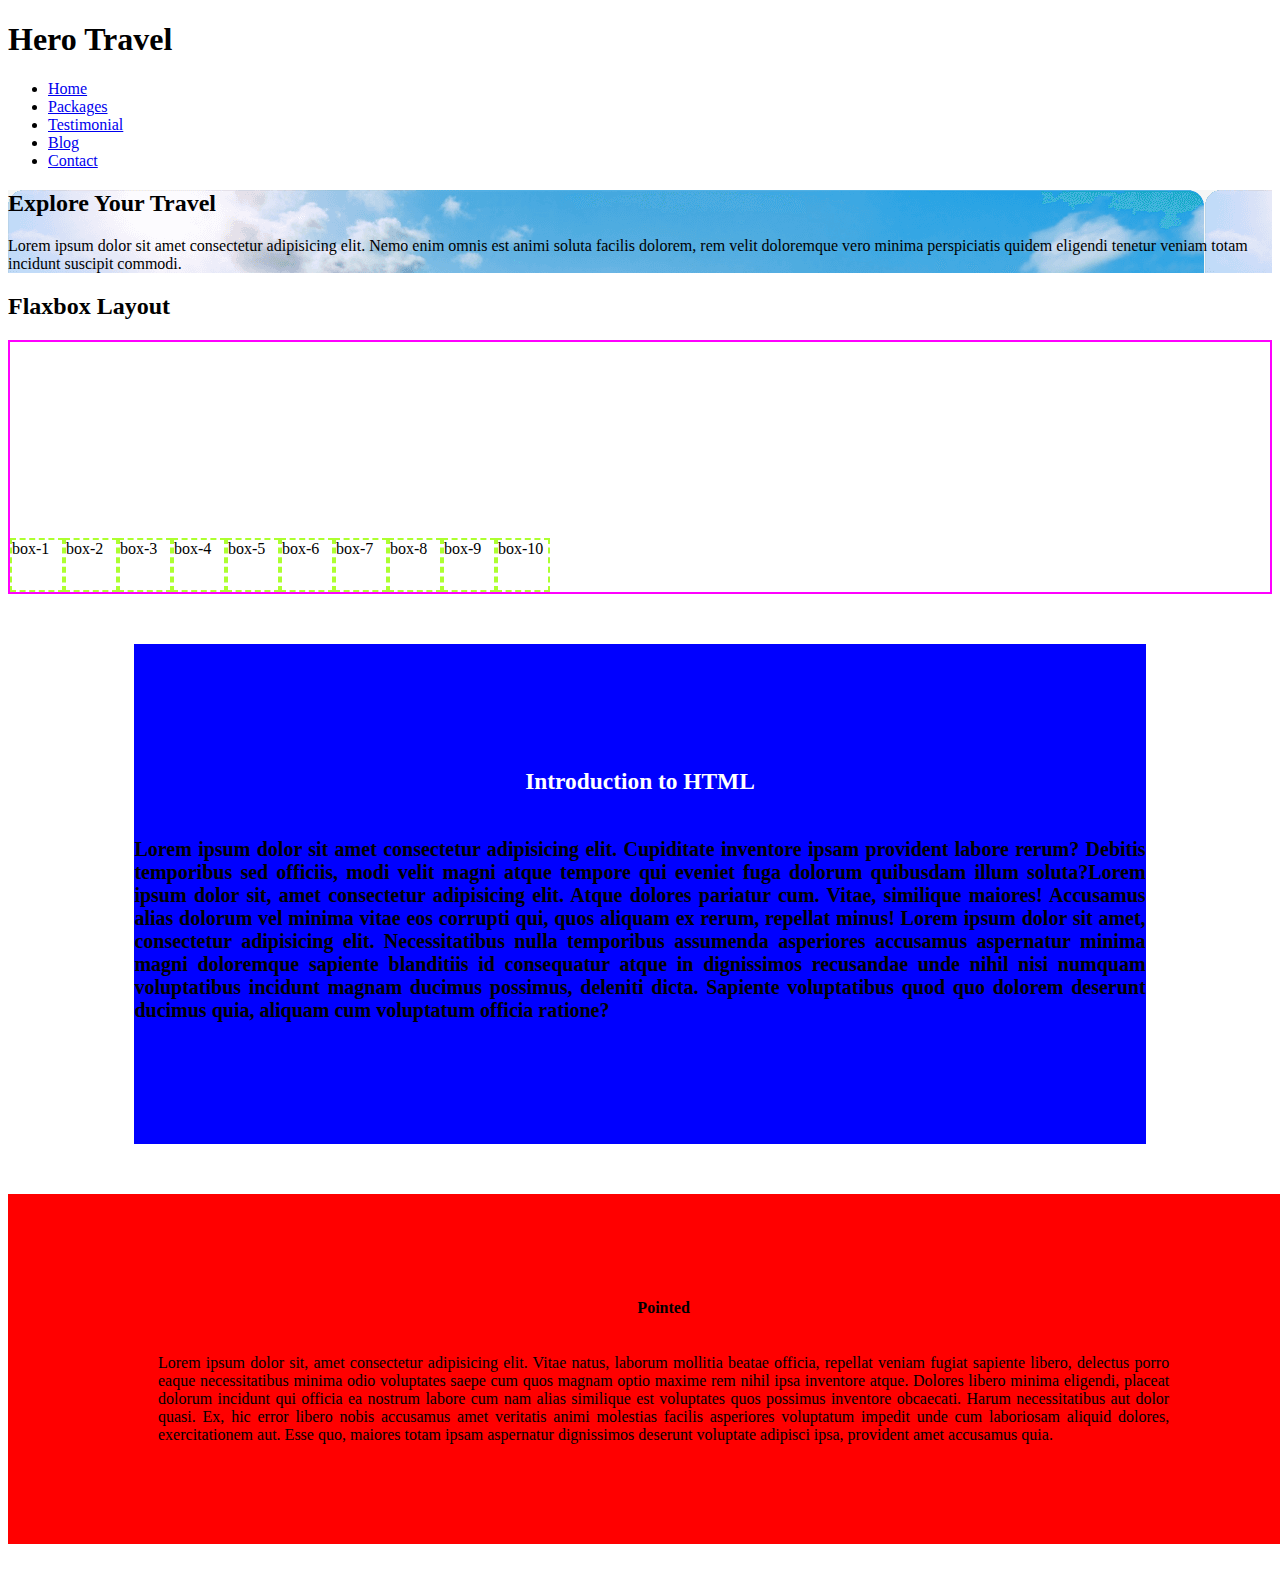
<file: Index.html>
<!DOCTYPE html>
<html lang="en">
<head>
    <meta charset="UTF-8">
    <meta name="viewport" content="width=device-width, initial-scale=1.0">
    <title>Flexbox</title>
    <link rel="stylesheet" href="CSS/styles.css">
</head>
<body>
    <nav>
        <h1>Hero Travel</h1>
        <ul>
            <li><a href="#">Home</a></li>
            <li><a href="#">Packages</a></li>
            <li><a href="#">Testimonial</a></li>
            <li><a href="#">Blog</a></li>
            <li><a href="#">Contact</a></li>
        </ul>
    </nav>
    <main>
        <section class="banner">
            <h2>Explore Your Travel</h2>
            <p>Lorem ipsum dolor sit amet consectetur adipisicing elit. Nemo enim omnis est animi soluta facilis dolorem, rem velit doloremque vero minima perspiciatis quidem eligendi tenetur veniam totam incidunt suscipit commodi.</p>
            <div>

            </div>
        </section>
    </main>
    <h2>Flaxbox Layout</h2>
    <div class="container">
        <div class="box">box-1</div>
        <div class="box">box-2</div>
        <div class="box">box-3</div>
        <div class="box">box-4</div>
        <div class="box">box-5</div>
        <div class="box">box-6</div>
        <div class="box">box-7</div>
        <div class="box">box-8</div>
        <div class="box">box-9</div>
        <div class="box">box-10</div>
    </div>
    <div class="Introduction">
        <h3>Introduction to HTML</h3>
        <p>Lorem ipsum dolor sit amet consectetur adipisicing elit. Cupiditate inventore ipsam provident labore rerum? Debitis temporibus sed officiis, modi velit magni atque tempore qui eveniet fuga dolorum quibusdam illum soluta?Lorem ipsum dolor sit, amet consectetur adipisicing elit. Atque dolores pariatur cum. Vitae, similique maiores! Accusamus alias dolorum vel minima vitae eos corrupti qui, quos aliquam ex rerum, repellat minus! Lorem ipsum dolor sit amet, consectetur adipisicing elit. Necessitatibus nulla temporibus assumenda asperiores accusamus aspernatur minima magni doloremque sapiente blanditiis id consequatur atque in dignissimos recusandae unde nihil nisi numquam voluptatibus incidunt magnam ducimus possimus, deleniti dicta. Sapiente voluptatibus quod quo dolorem deserunt ducimus quia, aliquam cum voluptatum officia ratione?</p>
    </div>
    <div class="Pointed">
        <h4>Pointed</h4>
        <p>Lorem ipsum dolor sit, amet consectetur adipisicing elit. Vitae natus, laborum mollitia beatae officia, repellat veniam fugiat sapiente libero, delectus porro eaque necessitatibus minima odio voluptates saepe cum quos magnam optio maxime rem nihil ipsa inventore atque. Dolores libero minima eligendi, placeat dolorum incidunt qui officia ea nostrum labore cum nam alias similique est voluptates quos possimus inventore obcaecati. Harum necessitatibus aut dolor quasi. Ex, hic error libero nobis accusamus amet veritatis animi molestias facilis asperiores voluptatum impedit unde cum laboriosam aliquid dolores, exercitationem aut. Esse quo, maiores totam ipsam aspernatur dignissimos deserunt voluptate adipisci ipsa, provident amet accusamus quia.</p>
    </div>
</body>
</html>
</file>
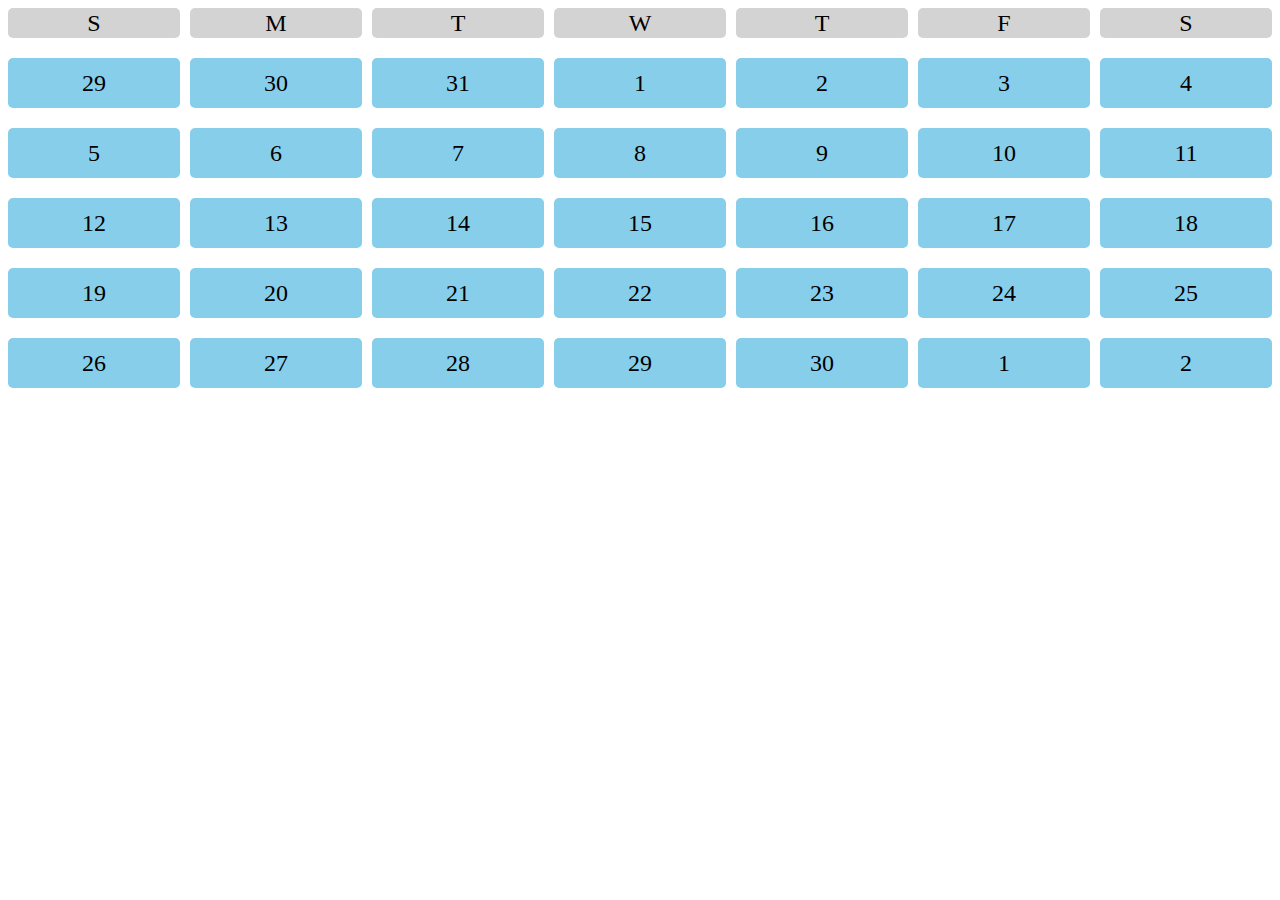
<file: calendar.html>
<!DOCTYPE html>
<html lang="en">
  <head>
    <meta charset="UTF-8" />
    <meta name="viewport" content="width=device-width, initial-scale=1.0" />
    <title>Calendar</title>
    <style>
      .calendar {
        display: grid;
        grid-template-columns: repeat(7, 1fr);
        grid-template-rows: 30px repeat(5, 50px);
        row-gap: 20px;
        column-gap: 10px;
      }
      .date, .day{
        background-color: skyblue;
        border-radius: 5px;
        display: flex;
        justify-content: center;
        align-items: center;
        font-size: 1.5em;
      }
      .day{
        background-color: lightgray;
      }
    </style>
  </head>
  <body>
    <div class="calendar">
        <div class="day">S</div>
        <div class="day">M</div>
        <div class="day">T</div>
        <div class="day">W</div>
        <div class="day">T</div>
        <div class="day">F</div>
        <div class="day">S</div>
        <div class="date">29</div>
        <div class="date">30</div>
        <div class="date">31</div>
        <div class="date">1</div>
        <div class="date">2</div>
        <div class="date">3</div>
        <div class="date">4</div>
        <div class="date">5</div>
        <div class="date">6</div>
        <div class="date">7</div>
        <div class="date">8</div>
        <div class="date">9</div>
        <div class="date">10</div>
        <div class="date">11</div>
        <div class="date">12</div>
        <div class="date">13</div>
        <div class="date">14</div>
        <div class="date">15</div>
        <div class="date">16</div>
        <div class="date">17</div>
        <div class="date">18</div>
        <div class="date">19</div>
        <div class="date">20</div>
        <div class="date">21</div>
        <div class="date">22</div>
        <div class="date">23</div>
        <div class="date">24</div>
        <div class="date">25</div>
        <div class="date">26</div>
        <div class="date">27</div>
        <div class="date">28</div>
        <div class="date">29</div>
        <div class="date">30</div>
        <div class="date">1</div>
        <div class="date">2</div>
    </div>
  </body>
</html>
</file>
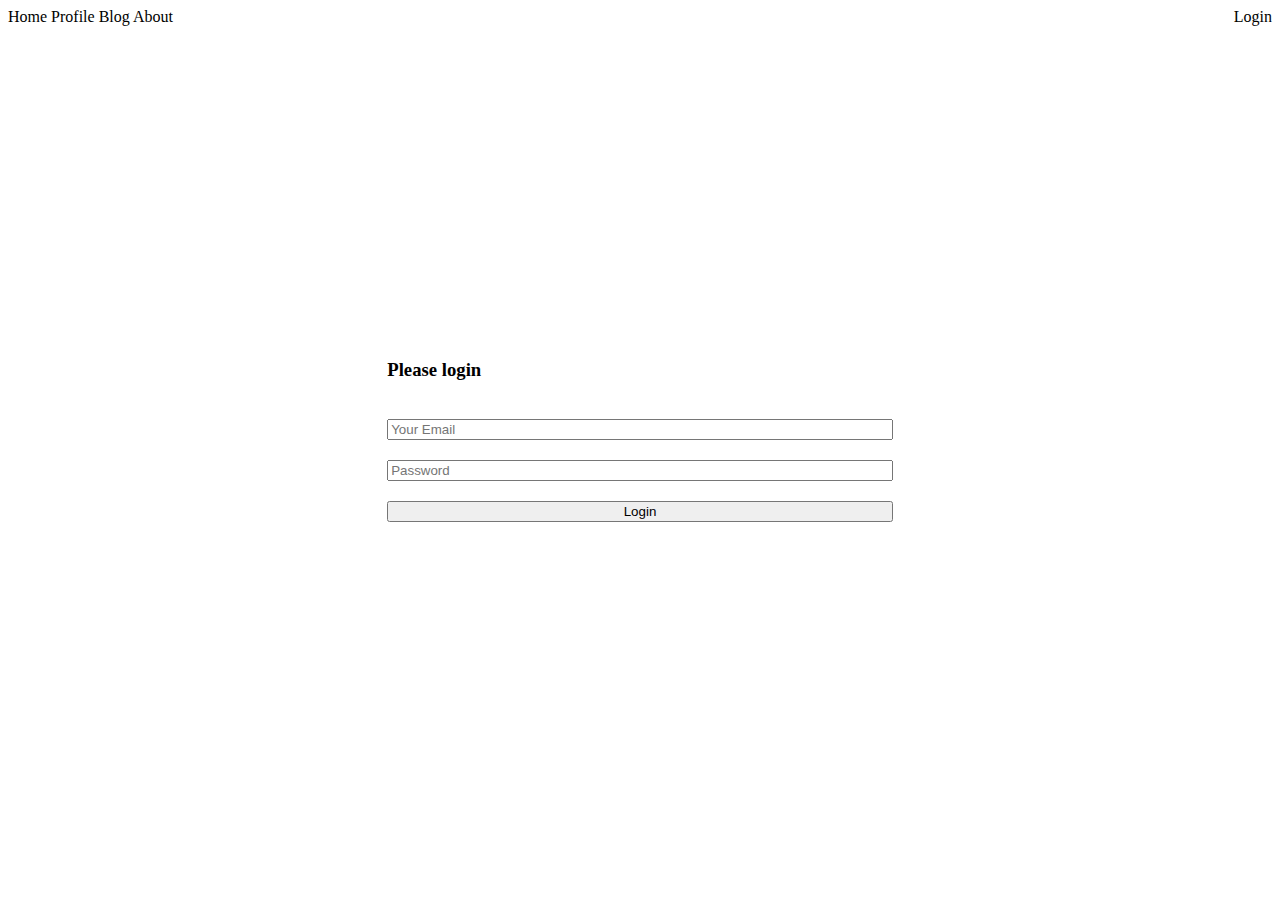
<file: form.html>
<!DOCTYPE html>
<html lang="en">
<head>
    <meta charset="UTF-8">
    <meta name="viewport" content="width=device-width, initial-scale=1.0">
    <title>Form</title>
    <style>
        nav{
            display: flex;
            justify-content: space-between;
        }
        nav a {
            text-decoration: none;
            color: black;
        }
        .login-form-container{
            display: flex;
            justify-content: center;
            align-items: center;
            height: 90vh;
            /* border: 1px solid red; */
        }
        .login-form{
            display: flex;
            flex-direction: column;
            width: 40%;
            /* border: 2px solid blueviolet; */
        }
        .login-form input{
            margin-top: 20px;
        }
    </style>
</head>
<body>
    <nav>
        <div>
            <a href="#">Home</a>
            <a href="#">Profile</a>
            <a href="#">Blog</a>
            <a href="#">About</a>
        </div>
        <a href="#">Login</a>
    </nav>
    <section class="login-form-container">
        <form class="login-form">
            <h3>Please login</h3>
            <input type="email" name="" id="" placeholder="Your Email" required>
            <input type="password" placeholder="Password" required>
            <input type="submit" value="Login">
        </form>
    </section>
</body>
</html>
</file>
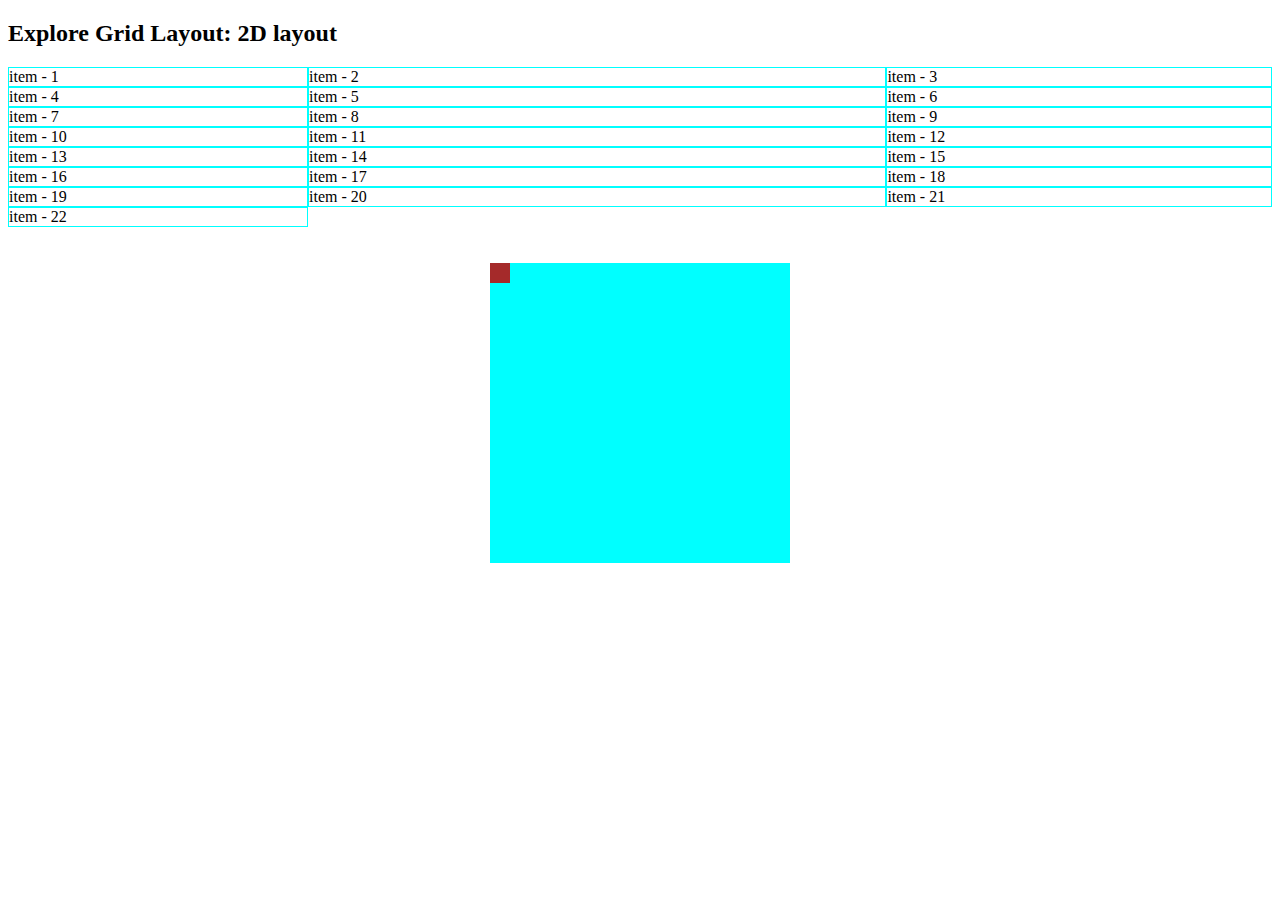
<file: grid.html>
<!DOCTYPE html>
<html lang="en">
  <head>
    <meta charset="UTF-8" />
    <meta name="viewport" content="width=device-width, initial-scale=1.0" />
    <title>Grid Layout</title>
    <style>
      .container {
        display: grid;
        /* grid-template-columns: 200px 100px 200px 300px; */
        /* grid-template-columns: repeat(2, 300px) 100px 200px; */
        grid-template-columns: 300px 3fr 2fr;
      }
      .item {
        border: 1px solid aqua;
      }
      .explore {
        width: 300px;
        height: 300px;
        background-color: aqua;
        margin: auto;
      }
      .explore::after {
        content: "";
        display: block;
        width: 20px;
        height: 20px;
        background-color: brown;
      }
    </style>
  </head>
  <body>
    <h2>Explore Grid Layout: 2D layout</h2>
    <div class="container">
      <div class="item">item - 1</div>
      <div class="item">item - 2</div>
      <div class="item">item - 3</div>
      <div class="item">item - 4</div>
      <div class="item">item - 5</div>
      <div class="item">item - 6</div>
      <div class="item">item - 7</div>
      <div class="item">item - 8</div>
      <div class="item">item - 9</div>
      <div class="item">item - 10</div>
      <div class="item">item - 11</div>
      <div class="item">item - 12</div>
      <div class="item">item - 13</div>
      <div class="item">item - 14</div>
      <div class="item">item - 15</div>
      <div class="item">item - 16</div>
      <div class="item">item - 17</div>
      <div class="item">item - 18</div>
      <div class="item">item - 19</div>
      <div class="item">item - 20</div>
      <div class="item">item - 21</div>
      <div class="item">item - 22</div>
    </div>
    <br />
    <br />
    <div class="explore"></div>
  </body>
</html>
</file>
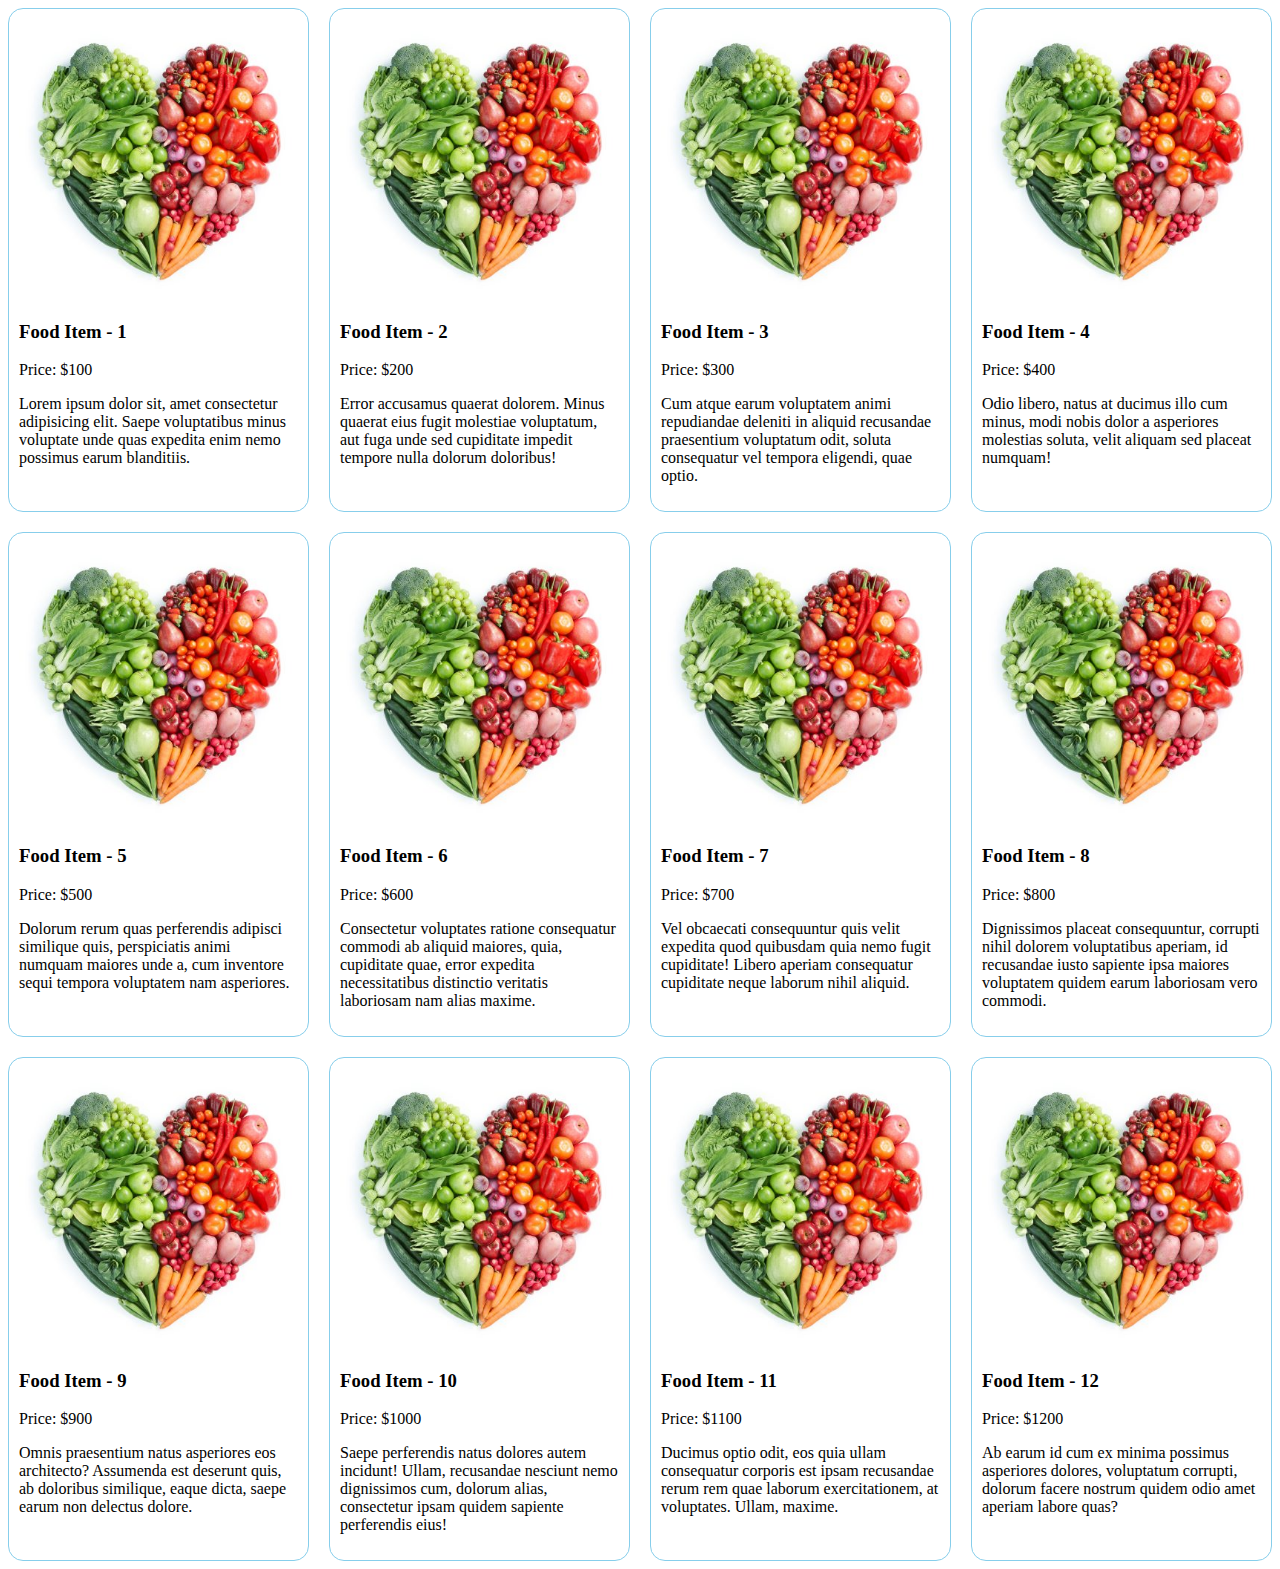
<file: media.html>
<!DOCTYPE html>
<html lang="en">
<head>
    <meta charset="UTF-8">
    <meta name="viewport" content="width=device-width, initial-scale=1.0">
    <title>Document</title>
    <style>
        .container{
            display: grid;
            grid-template-columns: repeat(4, 1fr);
            gap: 20px;
        }
        .food{
            border: 1px solid skyblue;
            padding: 10px;
            border-radius: 15px;
        }
        .food img{
            width: 100%;
        }

        @media screen and (max-width: 576px) {
            .container{
                grid-template-columns: repeat(1, 1fr);
            }
        }
    </style>
</head>
<body>
    <!-- .container>.food*12>img[src="Images/Food.jpg"]+h3{Food Item - $}+p{Price: \$$00}+p>Lorem20 -->
    <div class="container">
        <div class="food">
            <img src="Images/Food.jpg" alt="">
            <h3>Food Item - 1</h3>
            <p>Price: $100</p>
            <p>Lorem ipsum dolor sit, amet consectetur adipisicing elit. Saepe voluptatibus minus voluptate unde quas expedita enim nemo possimus earum blanditiis.</p>
        </div>
        <div class="food">
            <img src="Images/Food.jpg" alt="">
            <h3>Food Item - 2</h3>
            <p>Price: $200</p>
            <p>Error accusamus quaerat dolorem. Minus quaerat eius fugit molestiae voluptatum, aut fuga unde sed cupiditate impedit tempore nulla dolorum doloribus!</p>
        </div>
        <div class="food">
            <img src="Images/Food.jpg" alt="">
            <h3>Food Item - 3</h3>
            <p>Price: $300</p>
            <p>Cum atque earum voluptatem animi repudiandae deleniti in aliquid recusandae praesentium voluptatum odit, soluta consequatur vel tempora eligendi, quae optio.</p>
        </div>
        <div class="food">
            <img src="Images/Food.jpg" alt="">
            <h3>Food Item - 4</h3>
            <p>Price: $400</p>
            <p>Odio libero, natus at ducimus illo cum minus, modi nobis dolor a asperiores molestias soluta, velit aliquam sed placeat numquam!</p>
        </div>
        <div class="food">
            <img src="Images/Food.jpg" alt="">
            <h3>Food Item - 5</h3>
            <p>Price: $500</p>
            <p>Dolorum rerum quas perferendis adipisci similique quis, perspiciatis animi numquam maiores unde a, cum inventore sequi tempora voluptatem nam asperiores.</p>
        </div>
        <div class="food">
            <img src="Images/Food.jpg" alt="">
            <h3>Food Item - 6</h3>
            <p>Price: $600</p>
            <p>Consectetur voluptates ratione consequatur commodi ab aliquid maiores, quia, cupiditate quae, error expedita necessitatibus distinctio veritatis laboriosam nam alias maxime.</p>
        </div>
        <div class="food">
            <img src="Images/Food.jpg" alt="">
            <h3>Food Item - 7</h3>
            <p>Price: $700</p>
            <p>Vel obcaecati consequuntur quis velit expedita quod quibusdam quia nemo fugit cupiditate! Libero aperiam consequatur cupiditate neque laborum nihil aliquid.</p>
        </div>
        <div class="food">
            <img src="Images/Food.jpg" alt="">
            <h3>Food Item - 8</h3>
            <p>Price: $800</p>
            <p>Dignissimos placeat consequuntur, corrupti nihil dolorem voluptatibus aperiam, id recusandae iusto sapiente ipsa maiores voluptatem quidem earum laboriosam vero commodi.</p>
        </div>
        <div class="food">
            <img src="Images/Food.jpg" alt="">
            <h3>Food Item - 9</h3>
            <p>Price: $900</p>
            <p>Omnis praesentium natus asperiores eos architecto? Assumenda est deserunt quis, ab doloribus similique, eaque dicta, saepe earum non delectus dolore.</p>
        </div>
        <div class="food">
            <img src="Images/Food.jpg" alt="">
            <h3>Food Item - 10</h3>
            <p>Price: $1000</p>
            <p>Saepe perferendis natus dolores autem incidunt! Ullam, recusandae nesciunt nemo dignissimos cum, dolorum alias, consectetur ipsam quidem sapiente perferendis eius!</p>
        </div>
        <div class="food">
            <img src="Images/Food.jpg" alt="">
            <h3>Food Item - 11</h3>
            <p>Price: $1100</p>
            <p>Ducimus optio odit, eos quia ullam consequatur corporis est ipsam recusandae rerum rem quae laborum exercitationem, at voluptates. Ullam, maxime.</p>
        </div>
        <div class="food">
            <img src="Images/Food.jpg" alt="">
            <h3>Food Item - 12</h3>
            <p>Price: $1200</p>
            <p>Ab earum id cum ex minima possimus asperiores dolores, voluptatum corrupti, dolorum facere nostrum quidem odio amet aperiam labore quas?</p>
        </div>
    </div>
</body>
</html>
</file>
<file: CSS/styles.css>
.banner{
    background-image: url('../Images/banner.png');

}
.container{
    border: 2px solid fuchsia;
    display: flex;
    /* justify-content: space-between;
    align-items: center; */
    /* flex-direction: row-reverse; */
    height: 250px;
    flex-wrap: wrap-reverse;
}
.box{
    border: 2px dashed greenyellow;
    height: 50px;
    width: 50px;
}
.Introduction{
    background-color: blue;
    height: 500px;
    width: 80%;
    margin: 50px auto;
    text-align: justify;
    font-weight: bold;
    font-size: 20px;
    display: flex;
    flex-direction: column;
    justify-content: center;
    align-items: center;
    box-sizing: border-box;
   /* padding: 0 150px; */
}
h3{
    color: white;
}
/* p{
    color: white;
} */
.Pointed{
    background-color: red;
    height: 350px;
    width: 80%;
    margin: 50px auto;
    text-align: justify;
    display: flex;
    flex-direction: column;
    justify-content: center;
    align-items: center;
    padding: 0 150px;
}
</file>
